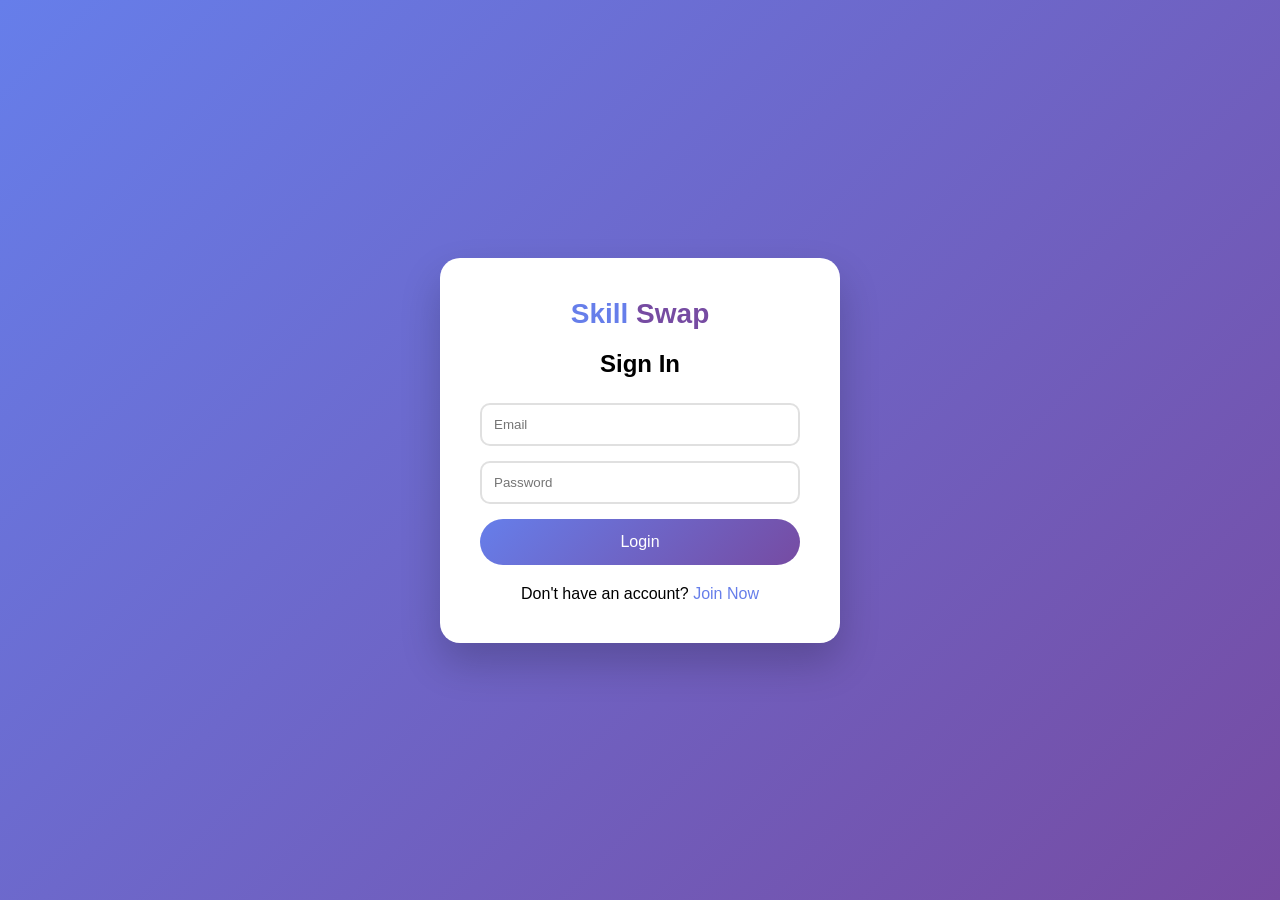
<file: chat.html>
<!DOCTYPE html>
<html lang="en">
<head>
    <meta charset="UTF-8">
    <meta name="viewport" content="width=device-width, initial-scale=1.0">
    <title>Messages - Skill Swap</title>
    <style>
        * { margin: 0; padding: 0; box-sizing: border-box; }
        body { font-family: 'Segoe UI', Tahoma, Geneva, Verdana, sans-serif; background: #f0f2f5; }
        .header {
            background: white;
            padding: 15px 40px;
            display: flex;
            justify-content: space-between;
            align-items: center;
            box-shadow: 0 2px 10px rgba(0,0,0,0.1);
            flex-wrap: wrap;
        }
        .logo { font-size: 24px; font-weight: bold; }
        .logo span:first-child { color: #667eea; }
        .logo span:last-child { color: #764ba2; }
        .nav a { margin-left: 25px; text-decoration: none; color: #555; }
        .logout-btn { background: #dc3545; color: white !important; padding: 8px 20px; border-radius: 25px; }
        .container { max-width: 1000px; margin: 0 auto; padding: 20px; }
        
        .messages-list {
            background: white;
            border-radius: 15px;
            overflow: hidden;
            box-shadow: 0 2px 10px rgba(0,0,0,0.05);
        }
        .message-item {
            padding: 20px;
            border-bottom: 1px solid #e0e0e0;
            cursor: pointer;
            transition: background 0.3s;
            display: flex;
            gap: 15px;
            align-items: center;
        }
        .message-item:hover { background: #f8f9fa; }
        .message-avatar {
            width: 50px;
            height: 50px;
            background: linear-gradient(135deg, #667eea, #764ba2);
            border-radius: 50%;
            display: flex;
            align-items: center;
            justify-content: center;
            color: white;
            font-size: 20px;
            font-weight: bold;
        }
        .message-content { flex: 1; }
        .message-sender { font-weight: bold; color: #333; }
        .message-preview { font-size: 13px; color: #888; margin-top: 5px; }
        .message-time { font-size: 11px; color: #aaa; margin-top: 3px; }
        .unread-badge {
            background: #dc3545;
            color: white;
            border-radius: 50%;
            padding: 2px 8px;
            font-size: 12px;
        }
        
        .chat-view {
            background: white;
            border-radius: 15px;
            display: flex;
            flex-direction: column;
            height: 70vh;
        }
        .chat-header {
            padding: 20px;
            border-bottom: 1px solid #e0e0e0;
            display: flex;
            align-items: center;
            gap: 15px;
        }
        .back-btn {
            background: none;
            border: none;
            font-size: 20px;
            cursor: pointer;
            color: #667eea;
        }
        .chat-messages {
            flex: 1;
            overflow-y: auto;
            padding: 20px;
            display: flex;
            flex-direction: column;
            gap: 10px;
        }
        .message-bubble {
            max-width: 70%;
            padding: 10px 15px;
            border-radius: 18px;
        }
        .message-sent {
            background: linear-gradient(135deg, #667eea, #764ba2);
            color: white;
            align-self: flex-end;
            border-bottom-right-radius: 5px;
        }
        .message-received {
            background: #f0f2f5;
            color: #333;
            align-self: flex-start;
            border-bottom-left-radius: 5px;
        }
        .chat-input-area {
            padding: 20px;
            border-top: 1px solid #e0e0e0;
            display: flex;
            gap: 10px;
        }
        .chat-input {
            flex: 1;
            padding: 12px;
            border: 2px solid #e0e0e0;
            border-radius: 25px;
            outline: none;
        }
        .send-btn {
            background: linear-gradient(135deg, #667eea, #764ba2);
            color: white;
            border: none;
            padding: 12px 25px;
            border-radius: 25px;
            cursor: pointer;
        }
        .empty-state {
            text-align: center;
            padding: 50px;
            color: #888;
        }
        @media (max-width: 600px) {
            .header { flex-direction: column; gap: 15px; text-align: center; }
            .nav a { margin: 0 10px; }
        }
    </style>
</head>
<body>
    <div class="header">
        <div class="logo"><span>Skill</span> <span>Swap</span></div>
        <div class="nav">
            <a href="index.html">Home</a>
            <a href="search.html">Search</a>
            <a href="dashboard.html">Dashboard</a>
            <a href="chat.html">Messages</a>
            <a href="#" id="logoutBtn" class="logout-btn">Logout</a>
        </div>
    </div>

    <div class="container">
        <div id="messagesListView">
            <div class="messages-list" id="messagesList"></div>
        </div>

        <div id="chatView" style="display: none;">
            <div class="chat-view">
                <div class="chat-header">
                    <button class="back-btn" onclick="backToMessages()">← Back</button>
                    <div class="message-avatar" id="chatAvatar">?</div>
                    <div>
                        <div id="chatUserName" style="font-weight: bold;"></div>
                        <div style="font-size: 12px; color: #888;">Online</div>
                    </div>
                </div>
                <div class="chat-messages" id="chatMessages"></div>
                <div class="chat-input-area">
                    <input type="text" id="messageInput" class="chat-input" placeholder="Type a message..." onkeypress="if(event.key==='Enter') sendChatMessage()">
                    <button class="send-btn" onclick="sendChatMessage()">Send</button>
                </div>
            </div>
        </div>
    </div>

    <script>
        const currentUser = JSON.parse(localStorage.getItem('user'));
        if(!currentUser) window.location.href = 'login.html';

        let selectedUserId = null;
        let allUsers = [];

        async function loadAllUsers() {
            try {
                const response = await fetch(`http://localhost:8004/api/users/${currentUser.id}`);
                const data = await response.json();
                allUsers = data.users || [];
                loadMessagesList();
            } catch(error) {
                console.error('Error loading users:', error);
            }
        }

        async function loadMessagesList() {
            const otherUsers = allUsers.filter(u => u.id !== currentUser.id);
            
            const conversationsWithUsers = [];
            
            for(let user of otherUsers) {
                try {
                    const response = await fetch(`http://localhost:8004/api/messages/${currentUser.id}/${user.id}`);
                    const data = await response.json();
                    const msgs = data.messages || [];
                    
                    if(msgs.length > 0) {
                        const lastMsg = msgs[msgs.length - 1];
                        const unread = msgs.filter(m => m.from_user === user.id && !m.is_read).length;
                        conversationsWithUsers.push({
                            user: user,
                            lastMessage: lastMsg.message,
                            lastTime: lastMsg.created_at,
                            unread: unread
                        });
                    }
                } catch(e) { console.error(e); }
            }
            
            otherUsers.forEach(user => {
                if(!conversationsWithUsers.find(c => c.user.id === user.id)) {
                    conversationsWithUsers.push({
                        user: user,
                        lastMessage: 'No messages yet',
                        lastTime: '',
                        unread: 0
                    });
                }
            });
            
            conversationsWithUsers.sort((a, b) => (b.lastTime || '').localeCompare(a.lastTime || ''));
            
            const container = document.getElementById('messagesList');
            if(conversationsWithUsers.length === 0) {
                container.innerHTML = '<div class="empty-state">No conversations yet. Go to Search to find people!</div>';
                return;
            }
            
            container.innerHTML = conversationsWithUsers.map(conv => `
                <div class="message-item" onclick="openChat(${conv.user.id})">
                    <div class="message-avatar">${conv.user.name.charAt(0).toUpperCase()}</div>
                    <div class="message-content">
                        <div class="message-sender">${conv.user.name}</div>
                        <div class="message-preview">${conv.lastMessage.substring(0, 50)}${conv.lastMessage.length > 50 ? '...' : ''}</div>
                        <div class="message-time">${conv.lastTime ? new Date(conv.lastTime).toLocaleString() : ''}</div>
                    </div>
                    ${conv.unread > 0 ? `<div class="unread-badge">${conv.unread}</div>` : ''}
                </div>
            `).join('');
        }

        async function openChat(userId) {
            selectedUserId = userId;
            const user = allUsers.find(u => u.id === userId);
            
            document.getElementById('messagesListView').style.display = 'none';
            document.getElementById('chatView').style.display = 'block';
            document.getElementById('chatUserName').innerText = user.name;
            document.getElementById('chatAvatar').innerText = user.name.charAt(0).toUpperCase();
            
            await loadChatMessages();
        }

        async function loadChatMessages() {
            if(!selectedUserId) return;
            
            try {
                const response = await fetch(`http://localhost:8004/api/messages/${currentUser.id}/${selectedUserId}`);
                const data = await response.json();
                const msgs = data.messages || [];
                
                const container = document.getElementById('chatMessages');
                if(msgs.length === 0) {
                    container.innerHTML = '<div class="empty-state">💬 No messages yet. Send a message to start the conversation!</div>';
                    return;
                }
                
                container.innerHTML = msgs.map(msg => `
                    <div class="message-bubble ${msg.from_user === currentUser.id ? 'message-sent' : 'message-received'}">
                        ${msg.message}
                        <div style="font-size: 10px; margin-top: 5px; opacity: 0.7;">${new Date(msg.created_at).toLocaleTimeString()}</div>
                    </div>
                `).join('');
                
                container.scrollTop = container.scrollHeight;
            } catch(error) {
                console.error('Error loading messages:', error);
            }
        }

        async function sendChatMessage() {
            const input = document.getElementById('messageInput');
            const text = input.value.trim();
            
            if(!text || !selectedUserId) return;
            
            try {
                const response = await fetch(`http://localhost:8004/api/messages/${currentUser.id}`, {
                    method: 'POST',
                    headers: { 'Content-Type': 'application/json' },
                    body: JSON.stringify({ to_user: selectedUserId, message: text })
                });
                
                if(response.ok) {
                    input.value = '';
                    await loadChatMessages();
                    loadMessagesList();
                }
            } catch(error) {
                console.error('Error sending message:', error);
            }
        }

        function backToMessages() {
            selectedUserId = null;
            document.getElementById('messagesListView').style.display = 'block';
            document.getElementById('chatView').style.display = 'none';
            loadMessagesList();
        }

        document.getElementById('logoutBtn').addEventListener('click', function(e) {
            e.preventDefault();
            localStorage.removeItem('user');
            window.location.href = 'index.html';
        });

        const urlParams = new URLSearchParams(window.location.search);
        const autoOpenId = parseInt(urlParams.get('user'));
        
        loadAllUsers();
        
        if(autoOpenId) {
            setTimeout(() => openChat(autoOpenId), 1000);
        }
        
        setInterval(() => {
            if(selectedUserId) loadChatMessages();
            loadMessagesList();
        }, 3000);
    </script>
</body>
</html>
</file>
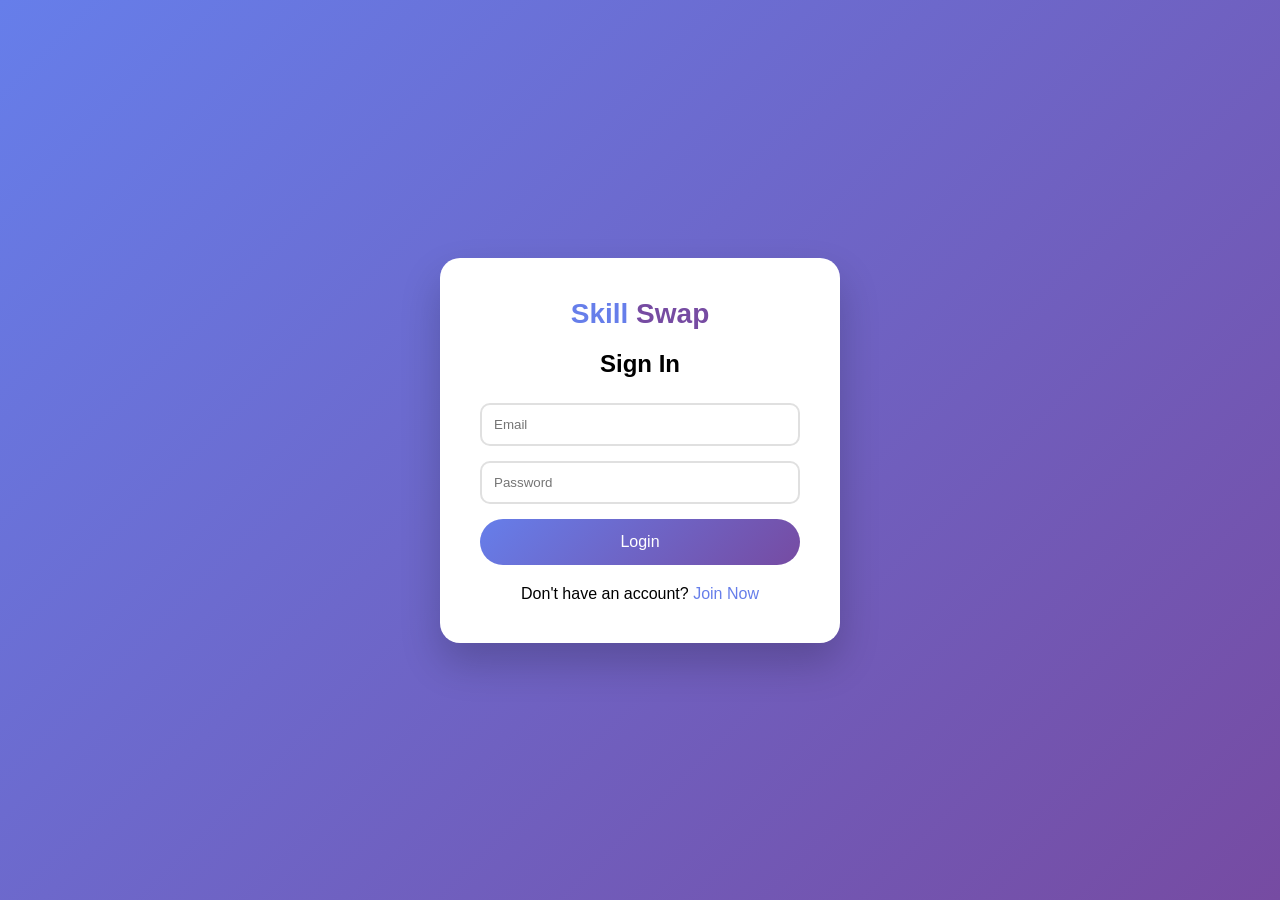
<file: dashboard.html>
<!DOCTYPE html>
<html lang="en">
<head>
    <meta charset="UTF-8">
    <meta name="viewport" content="width=device-width, initial-scale=1.0">
    <title>Dashboard - Skill Swap</title>
    <style>
        * { margin: 0; padding: 0; box-sizing: border-box; }
        body { font-family: 'Segoe UI', Tahoma, Geneva, Verdana, sans-serif; background: #f0f2f5; }
        .header {
            background: white;
            padding: 15px 40px;
            display: flex;
            justify-content: space-between;
            align-items: center;
            flex-wrap: wrap;
        }
        .logo { font-size: 24px; font-weight: bold; }
        .logo span:first-child { color: #667eea; }
        .logo span:last-child { color: #764ba2; }
        .nav a { margin-left: 25px; text-decoration: none; color: #555; }
        .logout-btn { background: #dc3545; color: white !important; padding: 8px 20px; border-radius: 25px; }
        .container { max-width: 1200px; margin: 0 auto; padding: 30px; }
        .welcome-card {
            background: linear-gradient(135deg, #667eea, #764ba2);
            color: white;
            padding: 40px;
            border-radius: 20px;
            margin-bottom: 30px;
        }
        .stats-grid {
            display: grid;
            grid-template-columns: repeat(auto-fit, minmax(200px, 1fr));
            gap: 20px;
            margin-bottom: 30px;
        }
        .stat-card {
            background: white;
            padding: 25px;
            border-radius: 15px;
            text-align: center;
        }
        .stat-number { font-size: 36px; font-weight: bold; color: #667eea; }
        .main-grid {
            display: grid;
            grid-template-columns: 1fr 1fr;
            gap: 25px;
        }
        .card {
            background: white;
            border-radius: 15px;
            padding: 25px;
        }
        .card h3 { margin-bottom: 20px; color: #667eea; }
        .skill-tag {
            display: inline-block;
            background: #e0e7ff;
            padding: 8px 16px;
            border-radius: 25px;
            margin: 5px;
            color: #667eea;
        }
        .btn-add {
            background: #667eea;
            color: white;
            border: none;
            padding: 8px 20px;
            border-radius: 25px;
            cursor: pointer;
            margin-top: 15px;
        }
        .empty-message { color: #888; padding: 15px 0; text-align: center; }
        @media (max-width: 768px) { .main-grid { grid-template-columns: 1fr; } .header { flex-direction: column; gap: 15px; } }
    </style>
</head>
<body>
    <div class="header">
        <div class="logo"><span>Skill</span> <span>Swap</span></div>
        <div class="nav">
            <a href="index.html">Home</a>
            <a href="search.html">Search</a>
            <a href="dashboard.html">Dashboard</a>
            <a href="chat.html">Messages</a>
            <a href="#" id="logoutBtn" class="logout-btn">Logout</a>
        </div>
    </div>

    <div class="container">
        <div class="welcome-card"><h1 id="welcomeMessage">Welcome back! 👋</h1></div>
        <div class="stats-grid">
            <div class="stat-card"><div class="stat-number" id="learnCount">0</div><div>Skills to Learn</div></div>
            <div class="stat-card"><div class="stat-number" id="teachCount">0</div><div>Skills to Teach</div></div>
        </div>
        <div class="main-grid">
            <div class="card"><h3>📚 Skills to Learn</h3><div id="learnSkillsList"><div class="empty-message">No skills added</div></div><button class="btn-add" onclick="addSkill('learn')">+ Add Skill</button></div>
            <div class="card"><h3>🎓 Skills to Teach</h3><div id="teachSkillsList"><div class="empty-message">No skills added</div></div><button class="btn-add" onclick="addSkill('teach')">+ Add Skill</button></div>
        </div>
    </div>

    <script>
        const user = JSON.parse(localStorage.getItem('user'));
        if(!user) window.location.href = 'login.html';
        document.getElementById('welcomeMessage').innerHTML = `Welcome ${user.name}! 👋`;

        let learnSkills = [];
        let teachSkills = [];

        async function loadSkills() {
            try {
                const response = await fetch(`http://localhost:8004/api/skills/${user.id}`);
                const data = await response.json();
                learnSkills = data.skills.filter(s => s.skill_type === 'learn').map(s => s.skill_name);
                teachSkills = data.skills.filter(s => s.skill_type === 'teach').map(s => s.skill_name);
                displaySkills();
            } catch(error) {
                console.error('Error loading skills:', error);
            }
        }

        function displaySkills() {
            const learnContainer = document.getElementById('learnSkillsList');
            if(learnSkills.length === 0) learnContainer.innerHTML = '<div class="empty-message">No skills added</div>';
            else learnContainer.innerHTML = learnSkills.map(s => `<span class="skill-tag">${s}</span>`).join('');
            document.getElementById('learnCount').innerText = learnSkills.length;

            const teachContainer = document.getElementById('teachSkillsList');
            if(teachSkills.length === 0) teachContainer.innerHTML = '<div class="empty-message">No skills added</div>';
            else teachContainer.innerHTML = teachSkills.map(s => `<span class="skill-tag">${s}</span>`).join('');
            document.getElementById('teachCount').innerText = teachSkills.length;
        }

        window.addSkill = async function(type) {
            const skill = prompt(`Enter skill to ${type === 'learn' ? 'learn' : 'teach'}:`);
            if(skill && skill.trim()) {
                try {
                    const response = await fetch(`http://localhost:8004/api/skills/${user.id}`, {
                        method: 'POST',
                        headers: { 'Content-Type': 'application/json' },
                        body: JSON.stringify({ skill_name: skill.trim(), skill_type: type })
                    });
                    if(response.ok) {
                        if(type === 'learn') learnSkills.push(skill.trim());
                        else teachSkills.push(skill.trim());
                        displaySkills();
                    }
                } catch(error) {
                    console.error('Error adding skill:', error);
                }
            }
        };

        document.getElementById('logoutBtn').addEventListener('click', function(e) {
            e.preventDefault();
            localStorage.removeItem('user');
            window.location.href = 'index.html';
        });

        loadSkills();
    </script>
</body>
</html>
</file>
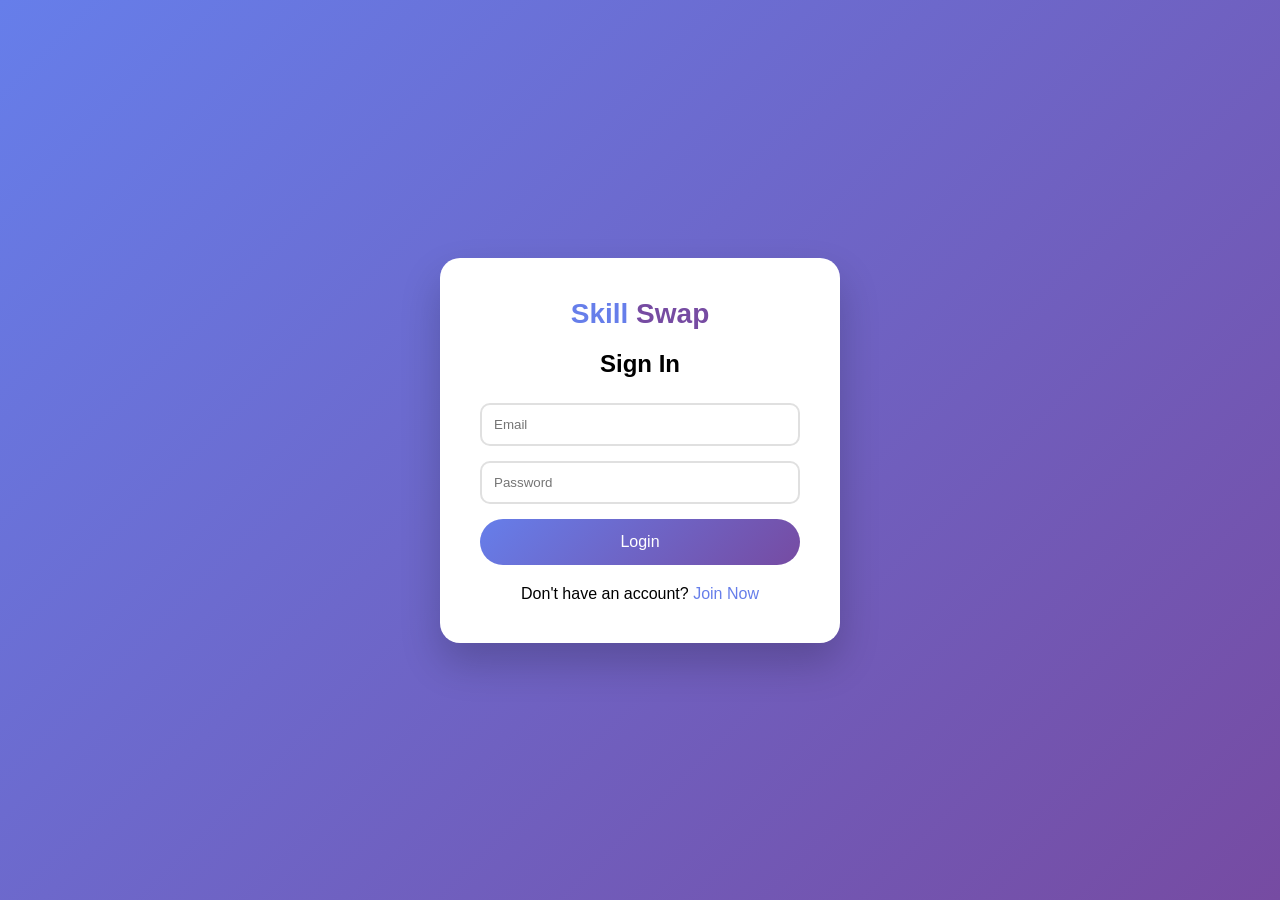
<file: login.html>
<!DOCTYPE html>
<html lang="en">
<head>
    <meta charset="UTF-8">
    <meta name="viewport" content="width=device-width, initial-scale=1.0">
    <title>Login - Skill Swap</title>
    <style>
        * { margin: 0; padding: 0; box-sizing: border-box; }
        body {
            font-family: 'Segoe UI', Tahoma, Geneva, Verdana, sans-serif;
            background: linear-gradient(135deg, #667eea 0%, #764ba2 100%);
            min-height: 100vh;
            display: flex;
            justify-content: center;
            align-items: center;
        }
        .login-card {
            background: white;
            border-radius: 20px;
            padding: 40px;
            width: 400px;
            box-shadow: 0 20px 40px rgba(0,0,0,0.2);
        }
        .logo { text-align: center; font-size: 28px; font-weight: bold; margin-bottom: 20px; }
        .logo span:first-child { color: #667eea; }
        .logo span:last-child { color: #764ba2; }
        h2 { text-align: center; margin-bottom: 25px; }
        .input-group { margin-bottom: 15px; }
        .input-group input {
            width: 100%;
            padding: 12px;
            border: 2px solid #e0e0e0;
            border-radius: 10px;
        }
        .btn-login {
            width: 100%;
            padding: 14px;
            background: linear-gradient(135deg, #667eea, #764ba2);
            color: white;
            border: none;
            border-radius: 30px;
            cursor: pointer;
            font-size: 16px;
        }
        .signup-link { text-align: center; margin-top: 20px; }
        .signup-link a { color: #667eea; text-decoration: none; }
        .error { background: #fee; color: #dc3545; padding: 10px; border-radius: 8px; margin-bottom: 15px; display: none; }
    </style>
</head>
<body>
    <div class="login-card">
        <div class="logo"><span>Skill</span> <span>Swap</span></div>
        <h2>Sign In</h2>
        <div id="errorMsg" class="error"></div>
        <form id="loginForm">
            <div class="input-group"><input type="email" id="email" placeholder="Email" required></div>
            <div class="input-group"><input type="password" id="password" placeholder="Password" required></div>
            <button type="submit" class="btn-login">Login</button>
        </form>
        <div class="signup-link">Don't have an account? <a href="register.html">Join Now</a></div>
    </div>

    <script>
        document.getElementById('loginForm').addEventListener('submit', async function(e) {
            e.preventDefault();
            
            const email = document.getElementById('email').value;
            const password = document.getElementById('password').value;
            
            document.getElementById('errorMsg').style.display = 'none';
            
            const submitBtn = document.querySelector('.btn-login');
            submitBtn.textContent = 'Logging in...';
            submitBtn.disabled = true;
            
            try {
                const response = await fetch('http://localhost:8004/api/login', {
                    method: 'POST',
                    headers: { 'Content-Type': 'application/json' },
                    body: JSON.stringify({ email: email, password: password })
                });
                
                const result = await response.json();
                
                if(response.ok) {
                    localStorage.setItem('user', JSON.stringify(result.user));
                    window.location.href = 'dashboard.html';
                } else {
                    showError(result.detail || 'Invalid email or password');
                    submitBtn.textContent = 'Login';
                    submitBtn.disabled = false;
                }
            } catch(error) {
                showError('Cannot connect to server');
                submitBtn.textContent = 'Login';
                submitBtn.disabled = false;
            }
        });
        
        function showError(message) {
            const errorDiv = document.getElementById('errorMsg');
            errorDiv.textContent = message;
            errorDiv.style.display = 'block';
            setTimeout(() => { errorDiv.style.display = 'none'; }, 5000);
        }
    </script>
</body>
</html>
</file>
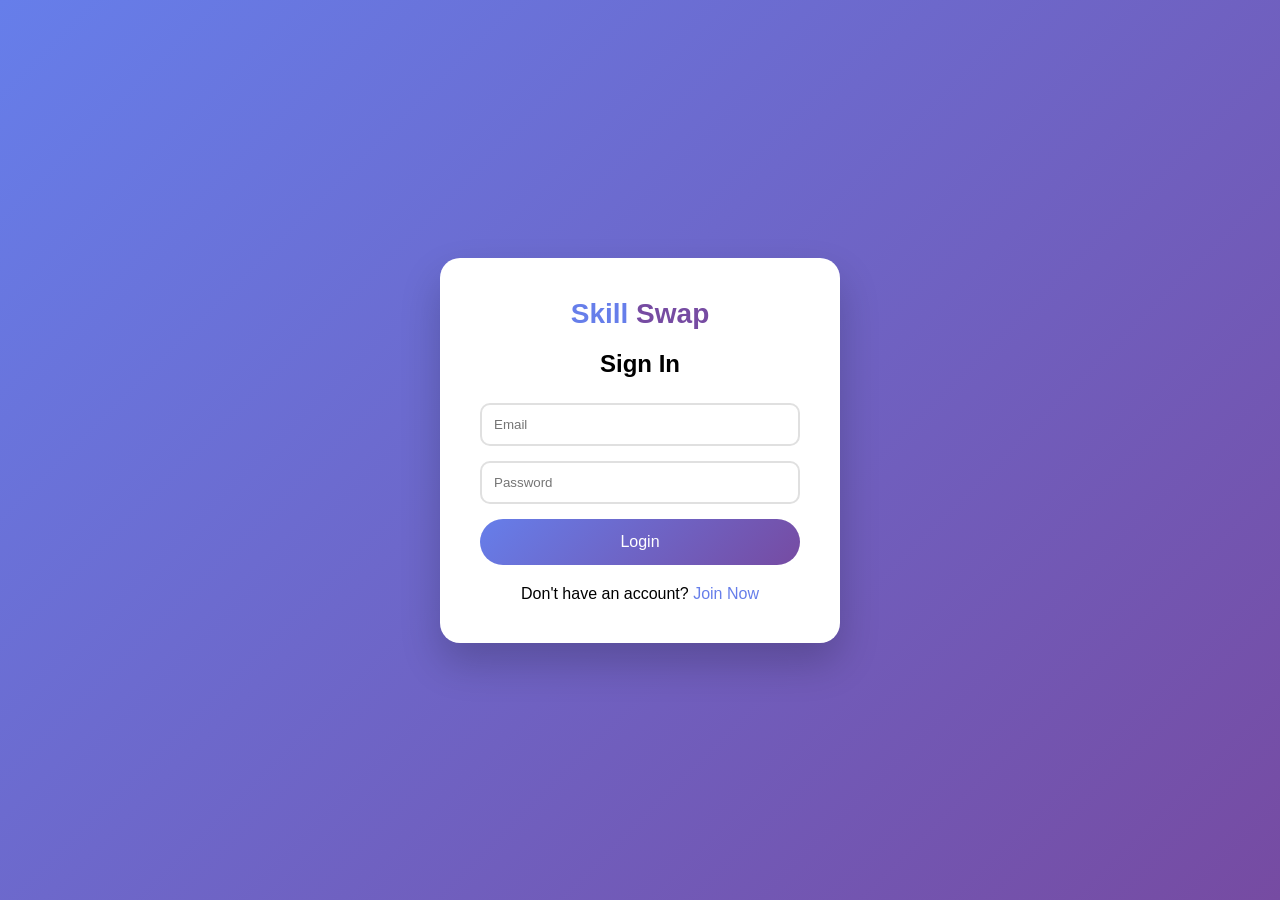
<file: profile.html>
<!DOCTYPE html>
<html lang="en">
<head>
    <meta charset="UTF-8">
    <meta name="viewport" content="width=device-width, initial-scale=1.0">
    <title>Profile - Skill Swap</title>
    <style>
        * { margin: 0; padding: 0; box-sizing: border-box; }
        body { font-family: 'Segoe UI', Tahoma, Geneva, Verdana, sans-serif; background: #f0f2f5; }
        .header {
            background: white;
            padding: 15px 40px;
            display: flex;
            justify-content: space-between;
            align-items: center;
        }
        .logo { font-size: 24px; font-weight: bold; }
        .logo span:first-child { color: #667eea; }
        .logo span:last-child { color: #764ba2; }
        .nav a { margin-left: 25px; text-decoration: none; color: #555; }
        .container { max-width: 800px; margin: 0 auto; padding: 30px; }
        .profile-card {
            background: white;
            border-radius: 20px;
            padding: 30px;
        }
        .profile-header {
            display: flex;
            align-items: center;
            gap: 25px;
            margin-bottom: 30px;
        }
        .avatar {
            width: 100px;
            height: 100px;
            background: linear-gradient(135deg, #667eea, #764ba2);
            border-radius: 50%;
            display: flex;
            align-items: center;
            justify-content: center;
            color: white;
            font-size: 48px;
            font-weight: bold;
        }
        .skill-section { margin-top: 25px; }
        .skill-section h3 { color: #667eea; margin-bottom: 15px; }
        .skill-tag {
            display: inline-block;
            background: #e0e7ff;
            padding: 8px 16px;
            border-radius: 25px;
            margin: 5px;
            color: #667eea;
        }
        .back-btn {
            background: #6c757d;
            color: white;
            border: none;
            padding: 10px 20px;
            border-radius: 25px;
            cursor: pointer;
            margin-bottom: 20px;
        }
        .contact-btn {
            background: linear-gradient(135deg, #667eea, #764ba2);
            color: white;
            border: none;
            padding: 12px;
            border-radius: 25px;
            cursor: pointer;
            width: 100%;
            margin-top: 20px;
        }
    </style>
</head>
<body>
    <div class="header">
        <div class="logo"><span>Skill</span> <span>Swap</span></div>
        <div class="nav">
            <a href="index.html">Home</a>
            <a href="search.html">Search</a>
            <a href="dashboard.html">Dashboard</a>
        </div>
    </div>

    <div class="container">
        <button class="back-btn" onclick="window.location.href='search.html'">← Back</button>
        <div class="profile-card" id="profileContent">
            <div style="text-align:center;padding:50px;">Loading profile...</div>
        </div>
    </div>

    <script>
        const currentUser = JSON.parse(localStorage.getItem('user'));
        if(!currentUser) window.location.href = 'login.html';

        const urlParams = new URLSearchParams(window.location.search);
        const userId = parseInt(urlParams.get('id'));

        async function loadProfile() {
            try {
                const response = await fetch('http://localhost:8004/api/users/' + currentUser.id);
                const users = await response.json();
                const profileUser = users.users.find(u => u.id === userId);
                
                const skillsResponse = await fetch('http://localhost:8004/api/skills/' + userId);
                const skillsData = await skillsResponse.json();
                const skills = skillsData.skills || [];
                
                const teachSkills = skills.filter(s => s.skill_type === 'teach');
                const learnSkills = skills.filter(s => s.skill_type === 'learn');
                
                document.getElementById('profileContent').innerHTML = `
                    <div class="profile-header">
                        <div class="avatar">${profileUser.name.charAt(0)}</div>
                        <div>
                            <h2>${profileUser.name}</h2>
                            <p>📧 ${profileUser.email}</p>
                            <p>⭐ ${profileUser.rating || 0}/5</p>
                        </div>
                    </div>
                    <div class="skill-section">
                        <h3>🎓 Skills I Can Teach</h3>
                        ${teachSkills.length === 0 ? '<p>No skills listed</p>' : teachSkills.map(s => `<span class="skill-tag">${s.skill_name}</span>`).join('')}
                    </div>
                    <div class="skill-section">
                        <h3>📚 Skills I Want to Learn</h3>
                        ${learnSkills.length === 0 ? '<p>No skills listed</p>' : learnSkills.map(s => `<span class="skill-tag">${s.skill_name}</span>`).join('')}
                    </div>
                    <button class="contact-btn" onclick="window.location.href='chat.html?user=${userId}'">💬 Send Message</button>
                `;
            } catch(error) {
                document.getElementById('profileContent').innerHTML = '<div style="text-align:center;padding:50px;">Error loading profile</div>';
            }
        }

        loadProfile();
    </script>
</body>
</html>
</file>
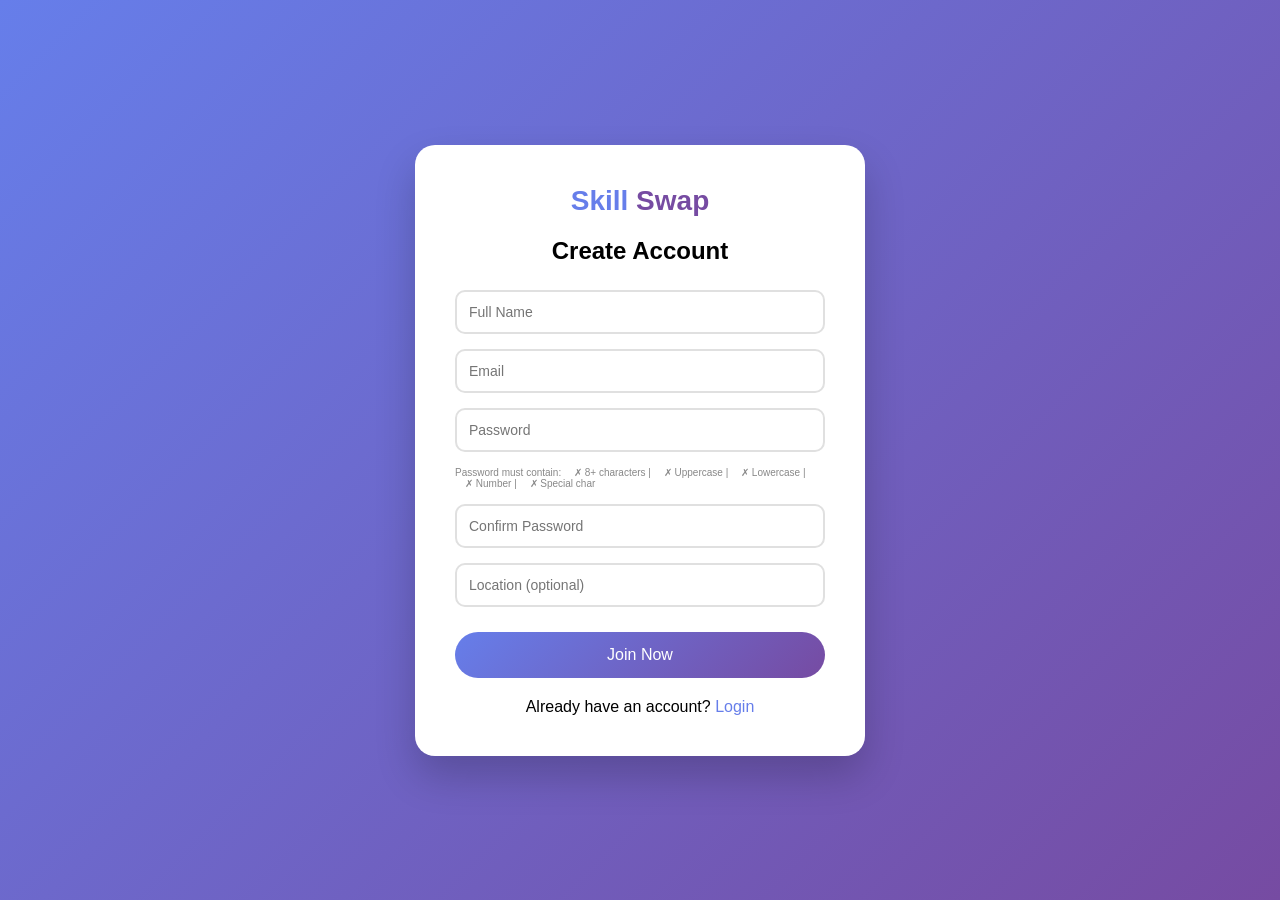
<file: register.html>
<!DOCTYPE html>
<html lang="en">
<head>
    <meta charset="UTF-8">
    <meta name="viewport" content="width=device-width, initial-scale=1.0">
    <title>Register - Skill Swap</title>
    <style>
        * { margin: 0; padding: 0; box-sizing: border-box; }
        body {
            font-family: 'Segoe UI', Tahoma, Geneva, Verdana, sans-serif;
            background: linear-gradient(135deg, #667eea 0%, #764ba2 100%);
            min-height: 100vh;
            display: flex;
            justify-content: center;
            align-items: center;
        }
        .register-card {
            background: white;
            border-radius: 20px;
            padding: 40px;
            width: 450px;
            box-shadow: 0 20px 40px rgba(0,0,0,0.2);
        }
        .logo { text-align: center; font-size: 28px; font-weight: bold; margin-bottom: 20px; }
        .logo span:first-child { color: #667eea; }
        .logo span:last-child { color: #764ba2; }
        h2 { text-align: center; margin-bottom: 25px; }
        .input-group { margin-bottom: 15px; }
        .input-group input {
            width: 100%;
            padding: 12px;
            border: 2px solid #e0e0e0;
            border-radius: 10px;
            font-size: 14px;
        }
        .btn-register {
            width: 100%;
            padding: 14px;
            background: linear-gradient(135deg, #667eea, #764ba2);
            color: white;
            border: none;
            border-radius: 30px;
            font-size: 16px;
            cursor: pointer;
            margin-top: 10px;
        }
        .login-link { text-align: center; margin-top: 20px; }
        .login-link a { color: #667eea; text-decoration: none; }
        .error { background: #fee; color: #dc3545; padding: 10px; border-radius: 8px; margin-bottom: 15px; display: none; }
        .success { background: #d4edda; color: #28a745; padding: 10px; border-radius: 8px; margin-bottom: 15px; display: none; }
        /* Password requirements styling */
.password-requirements {
    margin-bottom: 15px;
    font-size: 12px;
}
.password-requirements small {
    display: block;
    margin-top: 5px;
    color: #888;
}
.password-requirements span {
    margin-left: 10px;
}
.requirement-met {
    color: #28a745 !important;
}
.requirement-unmet {
    color: #888 !important;
}
    </style>
</head>
<body>
    <div class="register-card">
        <div class="logo"><span>Skill</span> <span>Swap</span></div>
        <h2>Create Account</h2>
        <div id="errorMsg" class="error"></div>
        <div id="successMsg" class="success"></div>
        <form id="registerForm">
            <div class="input-group"><input type="text" id="fullname" placeholder="Full Name" required></div>
            <div class="input-group"><input type="email" id="email" placeholder="Email" required></div>
            <div class="input-group">
    <input type="password" id="password" placeholder="Password" required onkeyup="updatePasswordRequirements(this.value)">
</div>
<div class="password-requirements" id="passwordRequirements">
    <small>
        Password must contain:
        <span id="reqLength">✗ 8+ characters</span> |
        <span id="reqUpper">✗ Uppercase</span> |
        <span id="reqLower">✗ Lowercase</span> |
        <span id="reqNumber">✗ Number</span> |
        <span id="reqSpecial">✗ Special char (!@#$%^&*)</span>
    </small>
</div>
            <div class="input-group"><input type="password" id="confirm_password" placeholder="Confirm Password" required></div>
            <div class="input-group"><input type="text" id="location" placeholder="Location (optional)"></div>
            <button type="submit" class="btn-register">Join Now</button>
        </form>
        <div class="login-link">Already have an account? <a href="login.html">Login</a></div>
    </div>

    <script>
        // Initialize password requirements when page loads
document.addEventListener('DOMContentLoaded', function() {
    // Set initial password requirements display
    updatePasswordRequirements('');
});
        document.getElementById('registerForm').addEventListener('submit', async function(e) {
            e.preventDefault();
            
            const fullname = document.getElementById('fullname').value;
            const email = document.getElementById('email').value;
            const password = document.getElementById('password').value;
            const passwordError = validatePassword(password);
if(passwordError) {
    showError(passwordError);
    submitBtn.textContent = 'Join Now';
    submitBtn.disabled = false;
    return;
}
            const confirm = document.getElementById('confirm_password').value;
            const location = document.getElementById('location').value;
            
            document.getElementById('errorMsg').style.display = 'none';
            document.getElementById('successMsg').style.display = 'none';
            
            if(!fullname || !email || !password) {
                showError('Please fill all required fields');
                return;
            }
            
            if(password !== confirm) {
                showError('Passwords do not match');
                return;
            }
            
            if(password.length < 6) {
                showError('Password must be at least 6 characters');
                return;
            }
            
            const submitBtn = document.querySelector('.btn-register');
            submitBtn.textContent = 'Creating account...';
            submitBtn.disabled = true;
            
            try {
                const response = await fetch('http://localhost:8004/api/register', {
                    method: 'POST',
                    headers: { 'Content-Type': 'application/json' },
                    body: JSON.stringify({ name: fullname, email: email, password: password, location: location })
                });
                
                const result = await response.json();
                
                if(response.ok) {
                    document.getElementById('successMsg').textContent = '✅ Account created successfully! Redirecting to login...';
                    document.getElementById('successMsg').style.display = 'block';
                    setTimeout(() => { window.location.href = 'login.html'; }, 2000);
                } else {
                    showError(result.detail || 'Registration failed');
                    submitBtn.textContent = 'Join Now';
                    submitBtn.disabled = false;
                }
            } catch(error) {
                showError('Cannot connect to server. Make sure backend is running: python backend.py');
                submitBtn.textContent = 'Join Now';
                submitBtn.disabled = false;
            }
        });
        
        function showError(message) {
            const errorDiv = document.getElementById('errorMsg');
            errorDiv.textContent = message;
            errorDiv.style.display = 'block';
            setTimeout(() => { errorDiv.style.display = 'none'; }, 5000);
        }
        // ========== PASSWORD VALIDATION FUNCTIONS ==========

function validatePassword(password) {
    const minLength = 8;
    const hasUpperCase = /[A-Z]/.test(password);
    const hasLowerCase = /[a-z]/.test(password);
    const hasNumbers = /\d/.test(password);
    const hasSpecialChar = /[!@#$%^&*(),.?":{}|<>]/.test(password);
    
    if(password.length < minLength) {
        return '❌ Password must be at least 8 characters';
    }
    if(!hasUpperCase) {
        return '❌ Password must contain at least one uppercase letter (A-Z)';
    }
    if(!hasLowerCase) {
        return '❌ Password must contain at least one lowercase letter (a-z)';
    }
    if(!hasNumbers) {
        return '❌ Password must contain at least one number (0-9)';
    }
    if(!hasSpecialChar) {
        return '❌ Password must contain at least one special character (!@#$%^&*)';
    }
    return null;
}

function updatePasswordRequirements(password) {
    const reqLength = document.getElementById('reqLength');
    const reqUpper = document.getElementById('reqUpper');
    const reqLower = document.getElementById('reqLower');
    const reqNumber = document.getElementById('reqNumber');
    const reqSpecial = document.getElementById('reqSpecial');
    
    if(reqLength) {
        reqLength.innerHTML = password.length >= 8 ? '✓ 8+ characters' : '✗ 8+ characters';
        reqLength.style.color = password.length >= 8 ? '#28a745' : '#888';
    }
    if(reqUpper) {
        reqUpper.innerHTML = /[A-Z]/.test(password) ? '✓ Uppercase' : '✗ Uppercase';
        reqUpper.style.color = /[A-Z]/.test(password) ? '#28a745' : '#888';
    }
    if(reqLower) {
        reqLower.innerHTML = /[a-z]/.test(password) ? '✓ Lowercase' : '✗ Lowercase';
        reqLower.style.color = /[a-z]/.test(password) ? '#28a745' : '#888';
    }
    if(reqNumber) {
        reqNumber.innerHTML = /\d/.test(password) ? '✓ Number' : '✗ Number';
        reqNumber.style.color = /\d/.test(password) ? '#28a745' : '#888';
    }
    if(reqSpecial) {
        reqSpecial.innerHTML = /[!@#$%^&*(),.?":{}|<>]/.test(password) ? '✓ Special char' : '✗ Special char';
        reqSpecial.style.color = /[!@#$%^&*(),.?":{}|<>]/.test(password) ? '#28a745' : '#888';
    }
}
    </script>
</body>
</html>
</file>
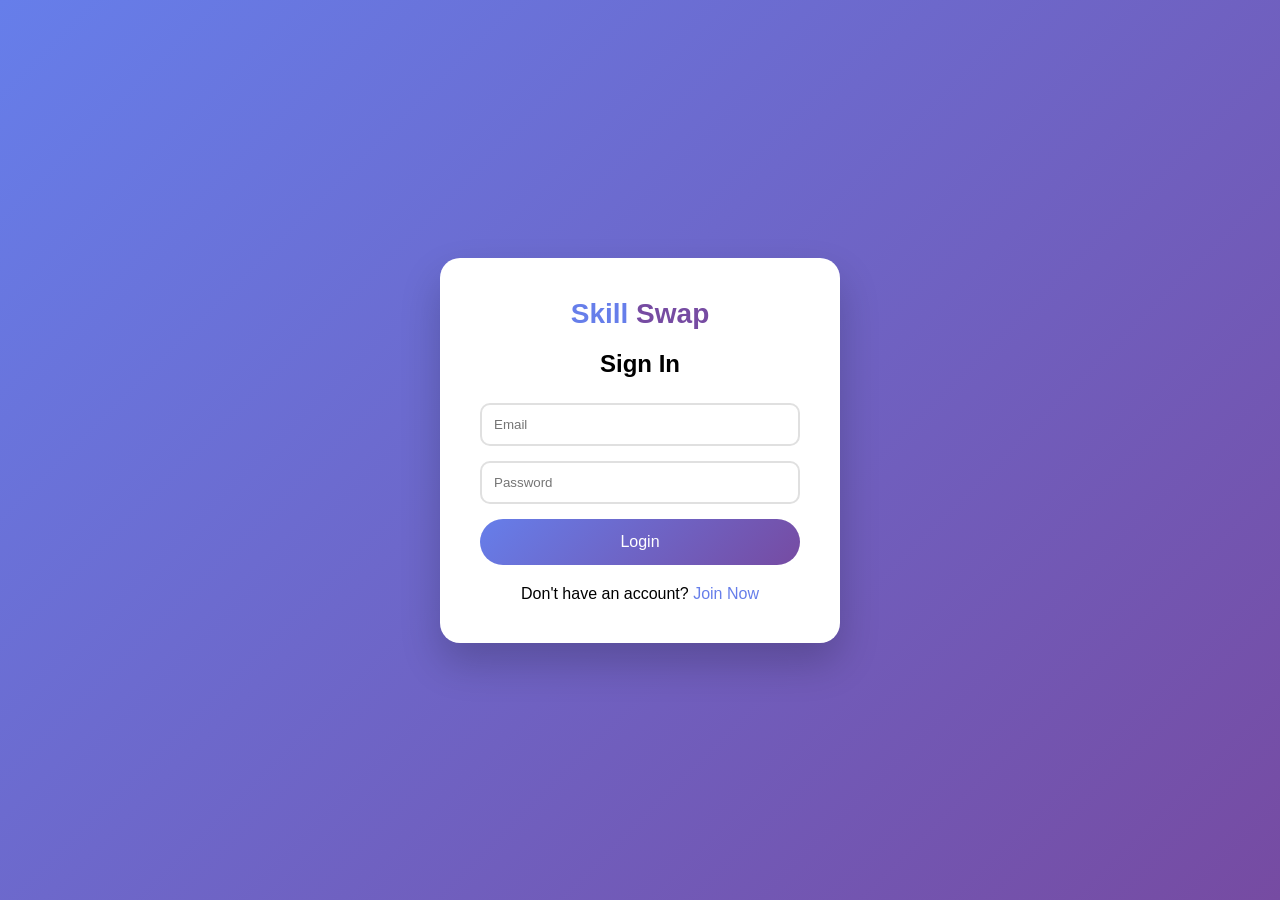
<file: search.html>
<!DOCTYPE html>
<html lang="en">
<head>
    <meta charset="UTF-8">
    <meta name="viewport" content="width=device-width, initial-scale=1.0">
    <title>Search - Skill Swap</title>
    <style>
        * { margin: 0; padding: 0; box-sizing: border-box; }
        body { font-family: 'Segoe UI', Tahoma, Geneva, Verdana, sans-serif; background: #f0f2f5; }
        .header {
            background: white;
            padding: 15px 40px;
            display: flex;
            justify-content: space-between;
            align-items: center;
            box-shadow: 0 2px 10px rgba(0,0,0,0.1);
        }
        .logo { font-size: 24px; font-weight: bold; }
        .logo span:first-child { color: #667eea; }
        .logo span:last-child { color: #764ba2; }
        .nav a { margin-left: 25px; text-decoration: none; color: #555; }
        .logout-btn { background: #dc3545; color: white !important; padding: 8px 20px; border-radius: 25px; }
        .container { max-width: 1200px; margin: 0 auto; padding: 30px; }
        .search-card {
            background: white;
            padding: 25px;
            border-radius: 15px;
            margin-bottom: 30px;
        }
        .search-input {
            width: 100%;
            padding: 12px;
            border: 2px solid #e0e0e0;
            border-radius: 10px;
            font-size: 16px;
        }
        .results-grid {
            display: grid;
            grid-template-columns: repeat(auto-fill, minmax(300px, 1fr));
            gap: 20px;
        }
        .user-card {
            background: white;
            border-radius: 15px;
            padding: 20px;
            box-shadow: 0 2px 10px rgba(0,0,0,0.05);
            cursor: pointer;
            transition: transform 0.3s;
        }
        .user-card:hover { transform: translateY(-5px); }
        .user-name { font-size: 18px; font-weight: bold; color: #667eea; }
        .user-email { font-size: 12px; color: #888; margin: 5px 0; }
        .skill-tag {
            display: inline-block;
            background: #e0e7ff;
            padding: 4px 12px;
            border-radius: 20px;
            font-size: 12px;
            margin: 3px;
        }
        .view-profile-btn {
            background: linear-gradient(135deg, #667eea, #764ba2);
            color: white;
            border: none;
            padding: 10px;
            border-radius: 25px;
            cursor: pointer;
            width: 100%;
            margin-top: 10px;
        }
        @media (max-width: 768px) { .header { flex-direction: column; gap: 15px; } }
    </style>
</head>
<body>
    <div class="header">
        <div class="logo"><span>Skill</span> <span>Swap</span></div>
        <div class="nav">
            <a href="index.html">Home</a>
            <a href="search.html">Search</a>
            <a href="dashboard.html">Dashboard</a>
            <a href="#" id="logoutBtn" class="logout-btn">Logout</a>
        </div>
    </div>

    <div class="container">
        <div class="search-card">
            <input type="text" id="searchInput" class="search-input" placeholder="Search by name or skill..." onkeyup="searchUsers()">
        </div>
        <div id="results" class="results-grid">
            <div style="text-align:center;padding:50px;">Loading users...</div>
        </div>
    </div>

    <script>
        const currentUser = JSON.parse(localStorage.getItem('user'));
        if(!currentUser) window.location.href = 'login.html';

        let allUsers = [];

        async function loadUsers() {
            try {
                const response = await fetch('http://localhost:8004/api/users/' + currentUser.id);
                const data = await response.json();
                allUsers = data.users || [];
                
                // Load skills for each user
                for(let user of allUsers) {
                    const skillsResponse = await fetch('http://localhost:8004/api/skills/' + user.id);
                    const skillsData = await skillsResponse.json();
                    user.skills = skillsData.skills || [];
                }
                
                searchUsers();
            } catch(error) {
                console.error('Error loading users:', error);
                document.getElementById('results').innerHTML = '<div style="text-align:center;padding:50px;">Error loading users. Make sure backend is running.</div>';
            }
        }

        function searchUsers() {
            const query = document.getElementById('searchInput').value.toLowerCase();
            let filtered = [...allUsers];
            
            if(query) {
                filtered = allUsers.filter(user => 
                    user.name.toLowerCase().includes(query) ||
                    (user.skills || []).some(s => s.skill_name.toLowerCase().includes(query))
                );
            }
            
            displayResults(filtered);
        }

        function displayResults(users) {
            const container = document.getElementById('results');
            if(users.length === 0) {
                container.innerHTML = '<div style="text-align:center;padding:50px;">No users found</div>';
                return;
            }
            
            container.innerHTML = users.map(user => `
                <div class="user-card" onclick="viewProfile(${user.id})">
                    <div class="user-name">${user.name}</div>
                    <div class="user-email">${user.email}</div>
                    <div class="user-skills">
                        ${(user.skills || []).slice(0,5).map(s => `<span class="skill-tag">${s.skill_name} (${s.skill_type === 'teach' ? '📖' : '📚'})</span>`).join('')}
                        ${(user.skills || []).length > 5 ? `<span class="skill-tag">+${user.skills.length - 5} more</span>` : ''}
                    </div>
                    <button class="view-profile-btn" onclick="event.stopPropagation(); viewProfile(${user.id})">👤 View Profile</button>
                </div>
            `).join('');
        }

        function viewProfile(userId) {
            window.location.href = `profile.html?id=${userId}`;
        }

        document.getElementById('logoutBtn').addEventListener('click', function(e) {
            e.preventDefault();
            localStorage.removeItem('user');
            window.location.href = 'index.html';
        });

        loadUsers();
    </script>
</body>
</html>
</file>
